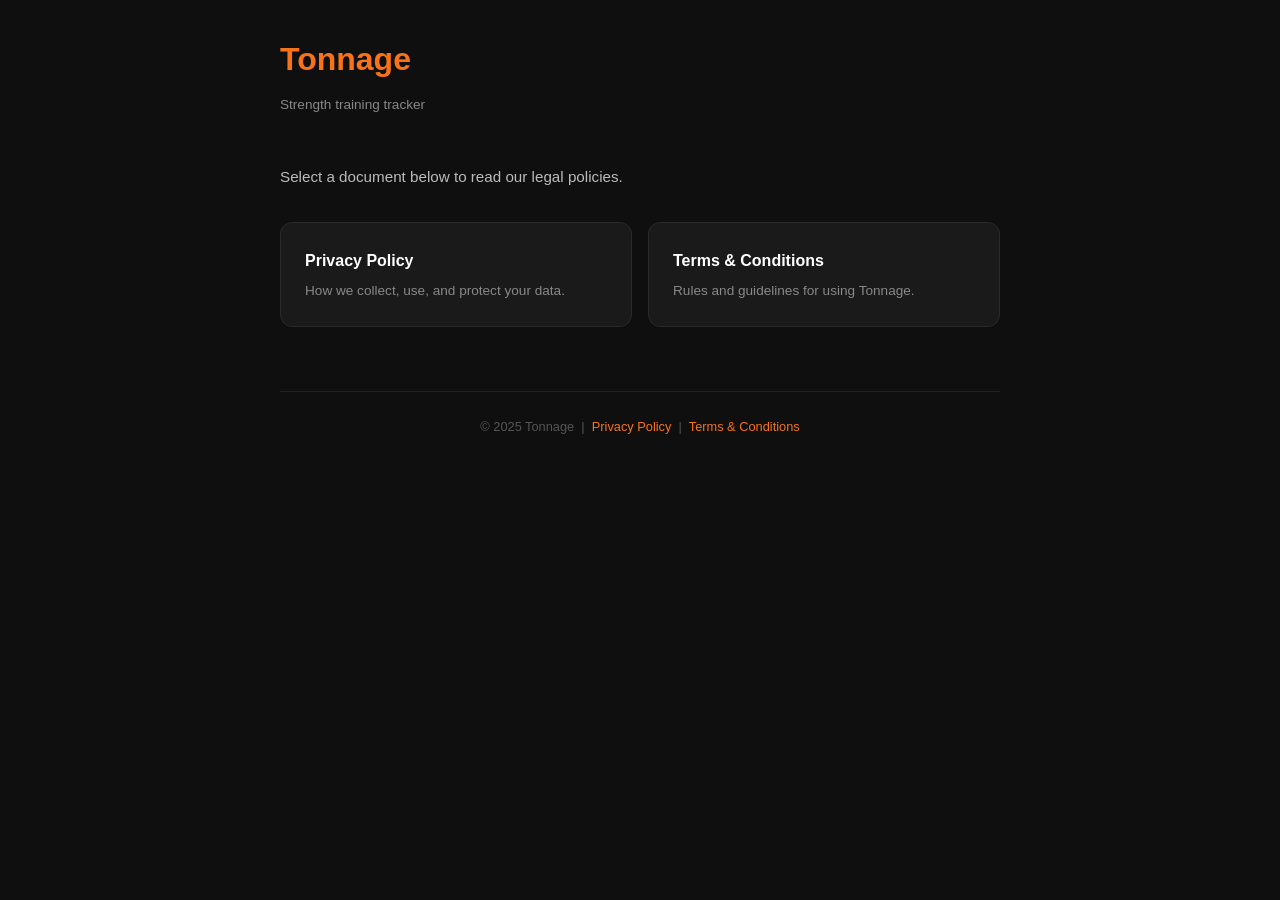
<file: index.html>
<!DOCTYPE html>
<html lang="en">
<head>
  <meta charset="UTF-8" />
  <meta name="viewport" content="width=device-width, initial-scale=1.0" />
  <title>Tonnage — Legal</title>
  <link rel="stylesheet" href="legal.css" />
</head>
<body>
  <div class="container">
    <header>
      <h1><span class="app-name">Tonnage</span></h1>
      <p class="meta">Strength training tracker</p>
    </header>

    <p>Select a document below to read our legal policies.</p>

    <div class="card-grid">
      <a class="card" href="privacy-policy.html">
        <div class="card-title">Privacy Policy</div>
        <div class="card-desc">How we collect, use, and protect your data.</div>
      </a>
      <a class="card" href="terms-of-service.html">
        <div class="card-title">Terms &amp; Conditions</div>
        <div class="card-desc">Rules and guidelines for using Tonnage.</div>
      </a>
    </div>

    <footer>
      &copy; 2025 Tonnage &nbsp;|&nbsp;
      <a href="privacy-policy.html">Privacy Policy</a> &nbsp;|&nbsp;
      <a href="terms-of-service.html">Terms &amp; Conditions</a>
    </footer>
  </div>
</body>
</html>
</file>
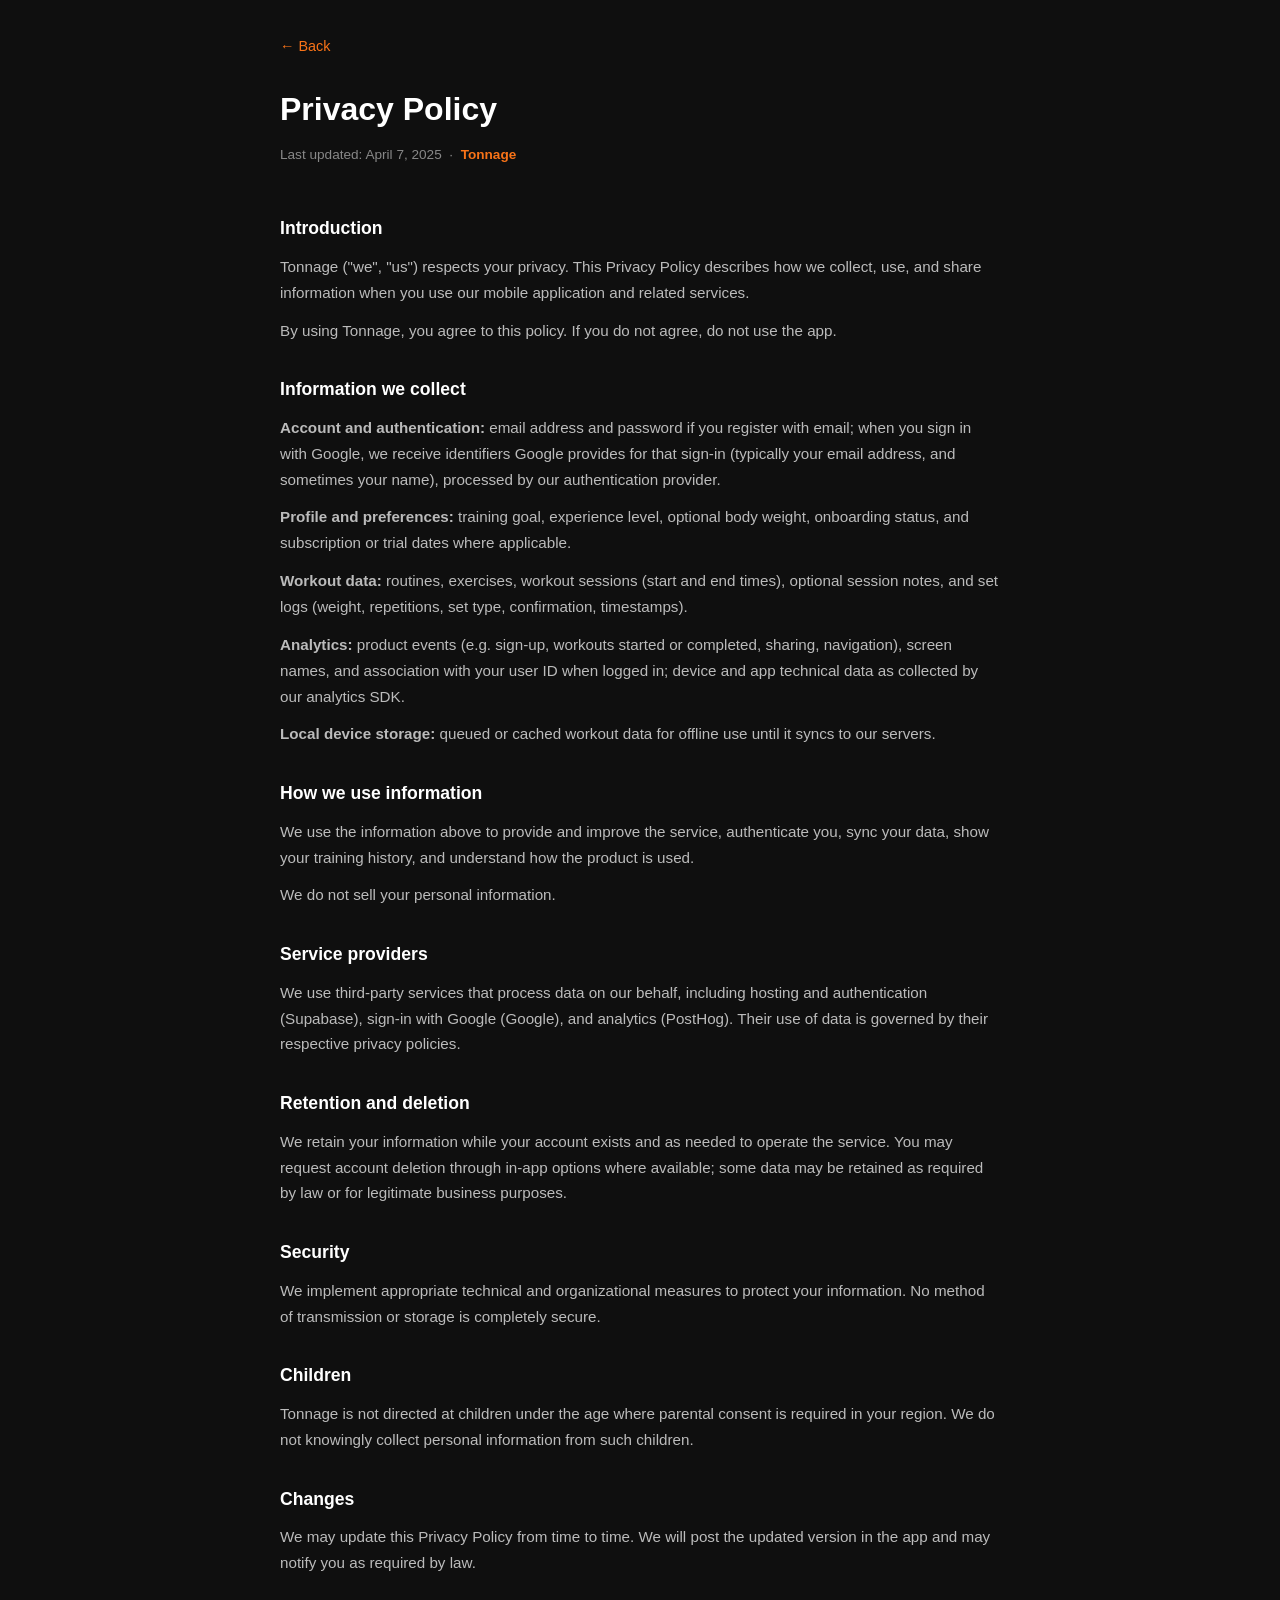
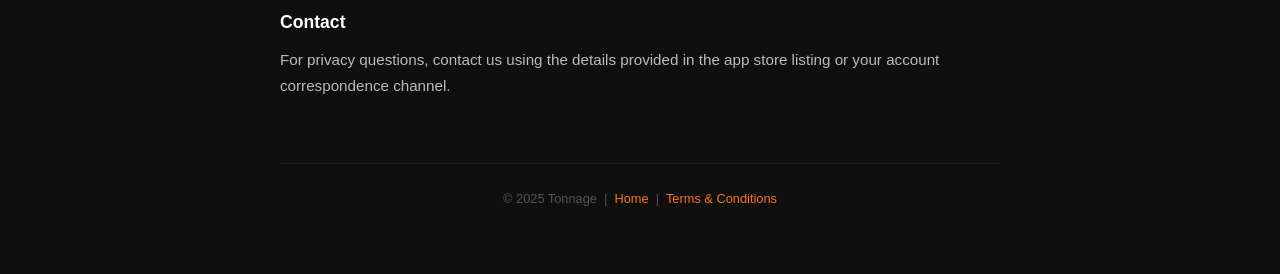
<file: privacy-policy.html>
<!DOCTYPE html>
<html lang="en">
<head>
  <meta charset="UTF-8" />
  <meta name="viewport" content="width=device-width, initial-scale=1.0" />
  <title>Privacy Policy — Tonnage</title>
  <link rel="stylesheet" href="legal.css" />
</head>
<body>
  <div class="container">
    <header>
      <a class="back" href="index.html">← Back</a>
      <h1>Privacy Policy</h1>
      <p class="meta">Last updated: April 7, 2025 &nbsp;·&nbsp; <span class="app-name">Tonnage</span></p>
    </header>

    <h2>Introduction</h2>
    <p>Tonnage ("we", "us") respects your privacy. This Privacy Policy describes how we collect, use, and share information when you use our mobile application and related services.</p>
    <p>By using Tonnage, you agree to this policy. If you do not agree, do not use the app.</p>

    <h2>Information we collect</h2>
    <p><strong>Account and authentication:</strong> email address and password if you register with email; when you sign in with Google, we receive identifiers Google provides for that sign-in (typically your email address, and sometimes your name), processed by our authentication provider.</p>
    <p><strong>Profile and preferences:</strong> training goal, experience level, optional body weight, onboarding status, and subscription or trial dates where applicable.</p>
    <p><strong>Workout data:</strong> routines, exercises, workout sessions (start and end times), optional session notes, and set logs (weight, repetitions, set type, confirmation, timestamps).</p>
    <p><strong>Analytics:</strong> product events (e.g. sign-up, workouts started or completed, sharing, navigation), screen names, and association with your user ID when logged in; device and app technical data as collected by our analytics SDK.</p>
    <p><strong>Local device storage:</strong> queued or cached workout data for offline use until it syncs to our servers.</p>

    <h2>How we use information</h2>
    <p>We use the information above to provide and improve the service, authenticate you, sync your data, show your training history, and understand how the product is used.</p>
    <p>We do not sell your personal information.</p>

    <h2>Service providers</h2>
    <p>We use third-party services that process data on our behalf, including hosting and authentication (Supabase), sign-in with Google (Google), and analytics (PostHog). Their use of data is governed by their respective privacy policies.</p>

    <h2>Retention and deletion</h2>
    <p>We retain your information while your account exists and as needed to operate the service. You may request account deletion through in-app options where available; some data may be retained as required by law or for legitimate business purposes.</p>

    <h2>Security</h2>
    <p>We implement appropriate technical and organizational measures to protect your information. No method of transmission or storage is completely secure.</p>

    <h2>Children</h2>
    <p>Tonnage is not directed at children under the age where parental consent is required in your region. We do not knowingly collect personal information from such children.</p>

    <h2>Changes</h2>
    <p>We may update this Privacy Policy from time to time. We will post the updated version in the app and may notify you as required by law.</p>

    <h2>Contact</h2>
    <p>For privacy questions, contact us using the details provided in the app store listing or your account correspondence channel.</p>

    <footer>
      &copy; 2025 Tonnage &nbsp;|&nbsp;
      <a href="index.html">Home</a> &nbsp;|&nbsp;
      <a href="terms-of-service.html">Terms &amp; Conditions</a>
    </footer>
  </div>
</body>
</html>
</file>
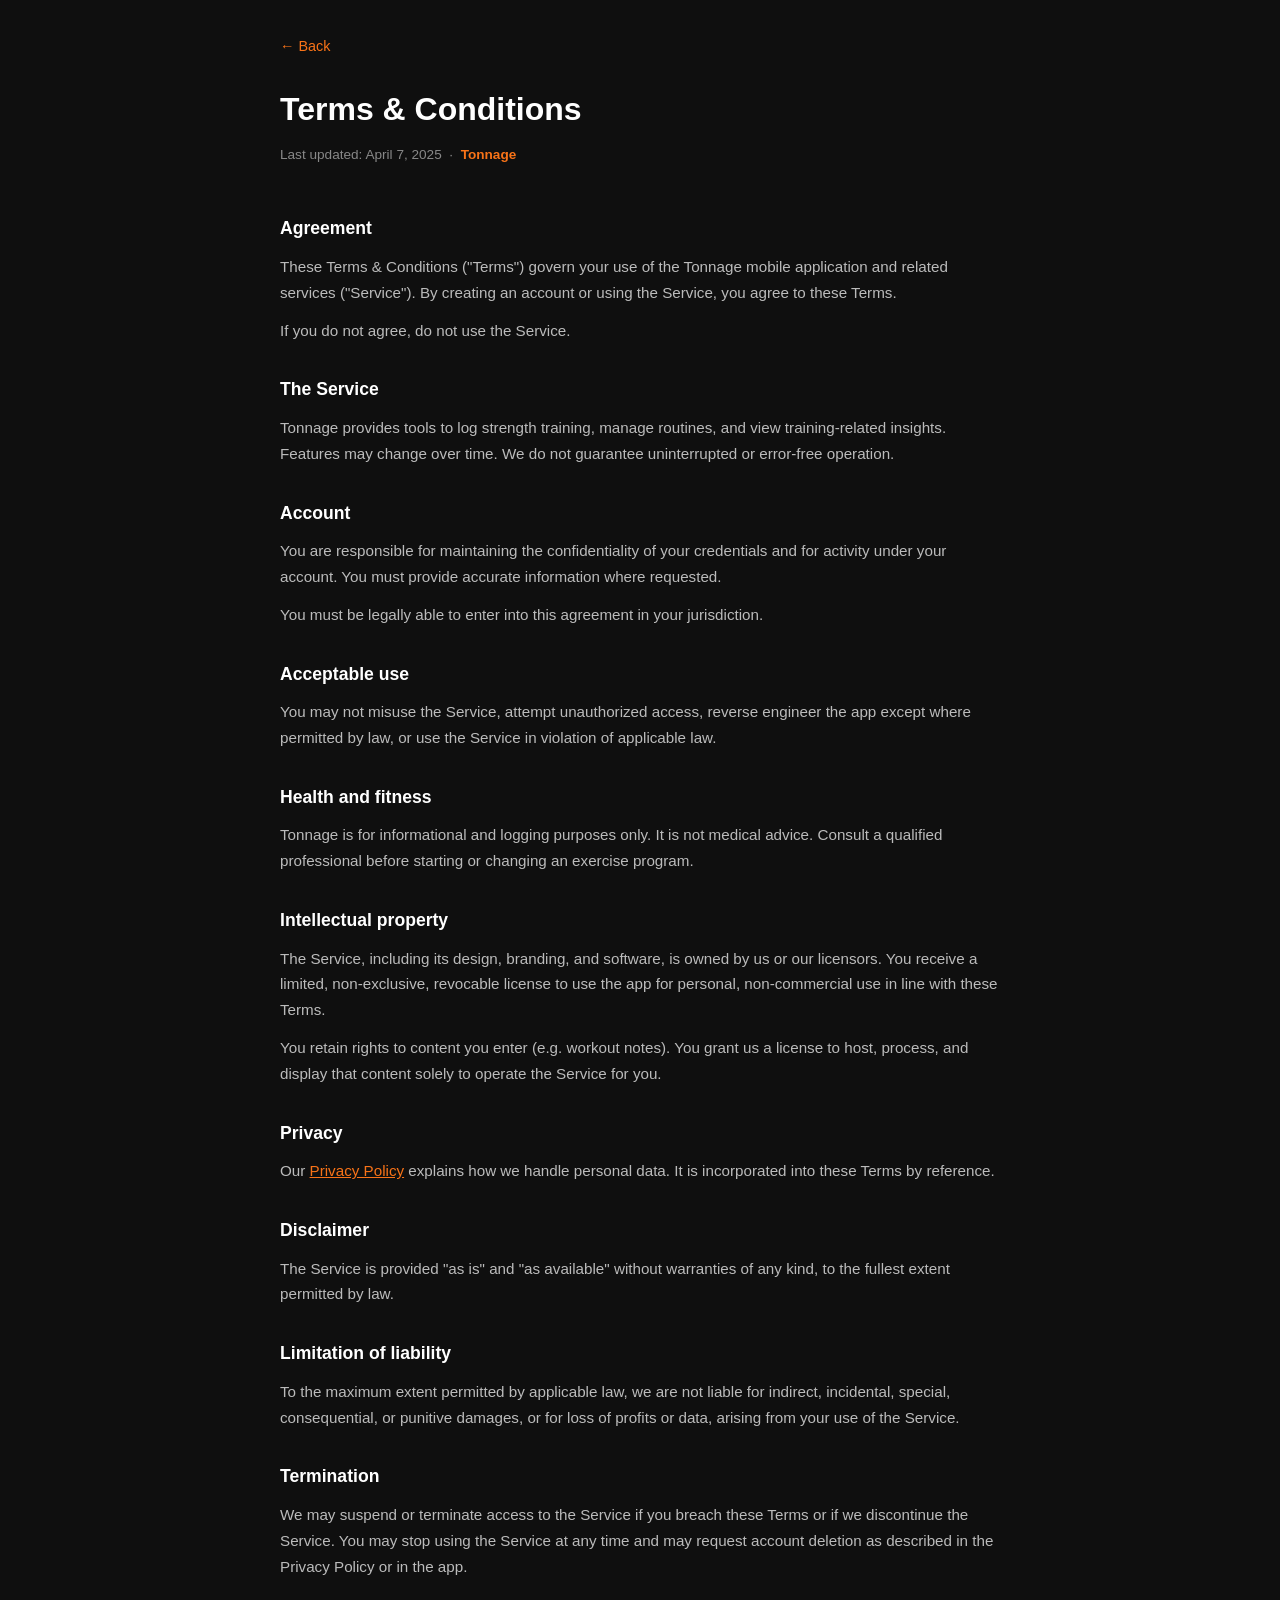
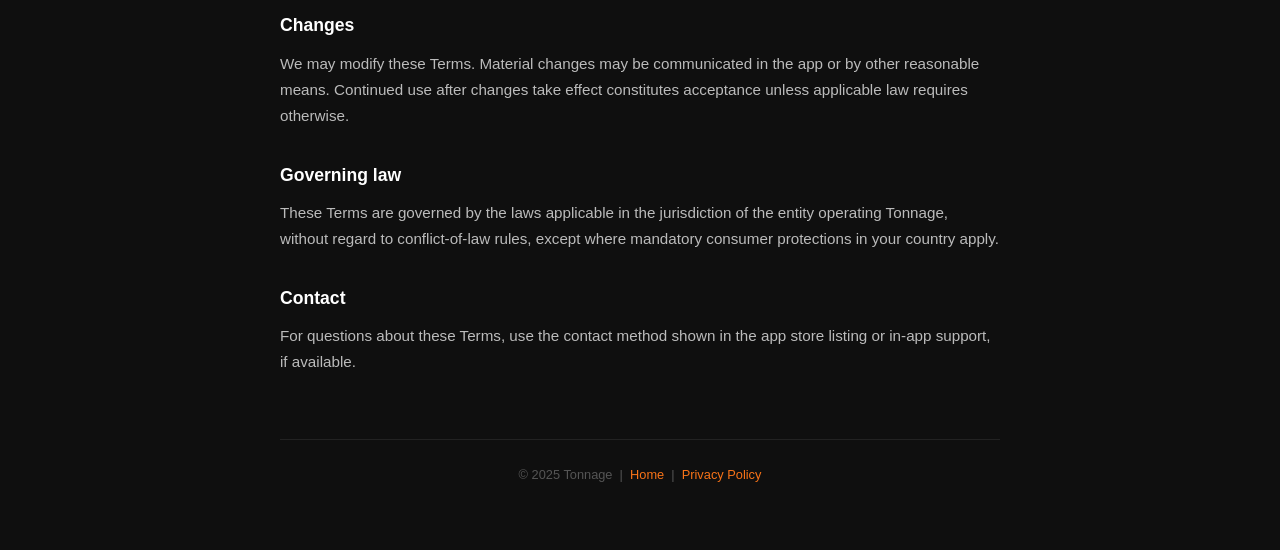
<file: terms-of-service.html>
<!DOCTYPE html>
<html lang="en">
<head>
  <meta charset="UTF-8" />
  <meta name="viewport" content="width=device-width, initial-scale=1.0" />
  <title>Terms &amp; Conditions — Tonnage</title>
  <link rel="stylesheet" href="legal.css" />
</head>
<body>
  <div class="container">
    <header>
      <a class="back" href="index.html">← Back</a>
      <h1>Terms &amp; Conditions</h1>
      <p class="meta">Last updated: April 7, 2025 &nbsp;·&nbsp; <span class="app-name">Tonnage</span></p>
    </header>

    <h2>Agreement</h2>
    <p>These Terms &amp; Conditions ("Terms") govern your use of the Tonnage mobile application and related services ("Service"). By creating an account or using the Service, you agree to these Terms.</p>
    <p>If you do not agree, do not use the Service.</p>

    <h2>The Service</h2>
    <p>Tonnage provides tools to log strength training, manage routines, and view training-related insights. Features may change over time. We do not guarantee uninterrupted or error-free operation.</p>

    <h2>Account</h2>
    <p>You are responsible for maintaining the confidentiality of your credentials and for activity under your account. You must provide accurate information where requested.</p>
    <p>You must be legally able to enter into this agreement in your jurisdiction.</p>

    <h2>Acceptable use</h2>
    <p>You may not misuse the Service, attempt unauthorized access, reverse engineer the app except where permitted by law, or use the Service in violation of applicable law.</p>

    <h2>Health and fitness</h2>
    <p>Tonnage is for informational and logging purposes only. It is not medical advice. Consult a qualified professional before starting or changing an exercise program.</p>

    <h2>Intellectual property</h2>
    <p>The Service, including its design, branding, and software, is owned by us or our licensors. You receive a limited, non-exclusive, revocable license to use the app for personal, non-commercial use in line with these Terms.</p>
    <p>You retain rights to content you enter (e.g. workout notes). You grant us a license to host, process, and display that content solely to operate the Service for you.</p>

    <h2>Privacy</h2>
    <p>Our <a href="privacy-policy.html" style="color:#f87318">Privacy Policy</a> explains how we handle personal data. It is incorporated into these Terms by reference.</p>

    <h2>Disclaimer</h2>
    <p>The Service is provided "as is" and "as available" without warranties of any kind, to the fullest extent permitted by law.</p>

    <h2>Limitation of liability</h2>
    <p>To the maximum extent permitted by applicable law, we are not liable for indirect, incidental, special, consequential, or punitive damages, or for loss of profits or data, arising from your use of the Service.</p>

    <h2>Termination</h2>
    <p>We may suspend or terminate access to the Service if you breach these Terms or if we discontinue the Service. You may stop using the Service at any time and may request account deletion as described in the Privacy Policy or in the app.</p>

    <h2>Changes</h2>
    <p>We may modify these Terms. Material changes may be communicated in the app or by other reasonable means. Continued use after changes take effect constitutes acceptance unless applicable law requires otherwise.</p>

    <h2>Governing law</h2>
    <p>These Terms are governed by the laws applicable in the jurisdiction of the entity operating Tonnage, without regard to conflict-of-law rules, except where mandatory consumer protections in your country apply.</p>

    <h2>Contact</h2>
    <p>For questions about these Terms, use the contact method shown in the app store listing or in-app support, if available.</p>

    <footer>
      &copy; 2025 Tonnage &nbsp;|&nbsp;
      <a href="index.html">Home</a> &nbsp;|&nbsp;
      <a href="privacy-policy.html">Privacy Policy</a>
    </footer>
  </div>
</body>
</html>
</file>
<file: legal.css>
* { box-sizing: border-box; margin: 0; padding: 0; }

body {
  font-family: -apple-system, BlinkMacSystemFont, "Segoe UI", Roboto, Helvetica, Arial, sans-serif;
  background: #0f0f0f;
  color: #e5e5e5;
  line-height: 1.7;
  padding: 2rem 1rem 4rem;
}

.container {
  max-width: 720px;
  margin: 0 auto;
}

header {
  margin-bottom: 3rem;
}

.back {
  display: inline-block;
  color: #f87318;
  text-decoration: none;
  font-size: 0.9rem;
  margin-bottom: 1.5rem;
}
.back:hover { text-decoration: underline; }

h1 {
  font-size: 2rem;
  font-weight: 700;
  color: #fff;
  margin-bottom: 0.4rem;
}

.meta {
  font-size: 0.85rem;
  color: #888;
}

h2 {
  font-size: 1.1rem;
  font-weight: 600;
  color: #fff;
  margin: 2rem 0 0.6rem;
}

p {
  font-size: 0.95rem;
  color: #bbb;
  margin-bottom: 0.75rem;
}

footer {
  margin-top: 4rem;
  padding-top: 1.5rem;
  border-top: 1px solid #222;
  font-size: 0.8rem;
  color: #555;
  text-align: center;
}

footer a { color: #f87318; text-decoration: none; }
footer a:hover { text-decoration: underline; }

/* index page */
.card-grid {
  display: grid;
  grid-template-columns: 1fr 1fr;
  gap: 1rem;
  margin-top: 2rem;
}
@media (max-width: 480px) {
  .card-grid { grid-template-columns: 1fr; }
}

.card {
  display: block;
  background: #1a1a1a;
  border: 1px solid #2a2a2a;
  border-radius: 12px;
  padding: 1.5rem;
  text-decoration: none;
  transition: border-color 0.15s;
}
.card:hover { border-color: #f87318; }
.card-title {
  font-size: 1rem;
  font-weight: 600;
  color: #fff;
  margin-bottom: 0.3rem;
}
.card-desc {
  font-size: 0.85rem;
  color: #888;
}

.app-name {
  color: #f87318;
  font-weight: 700;
}
</file>
